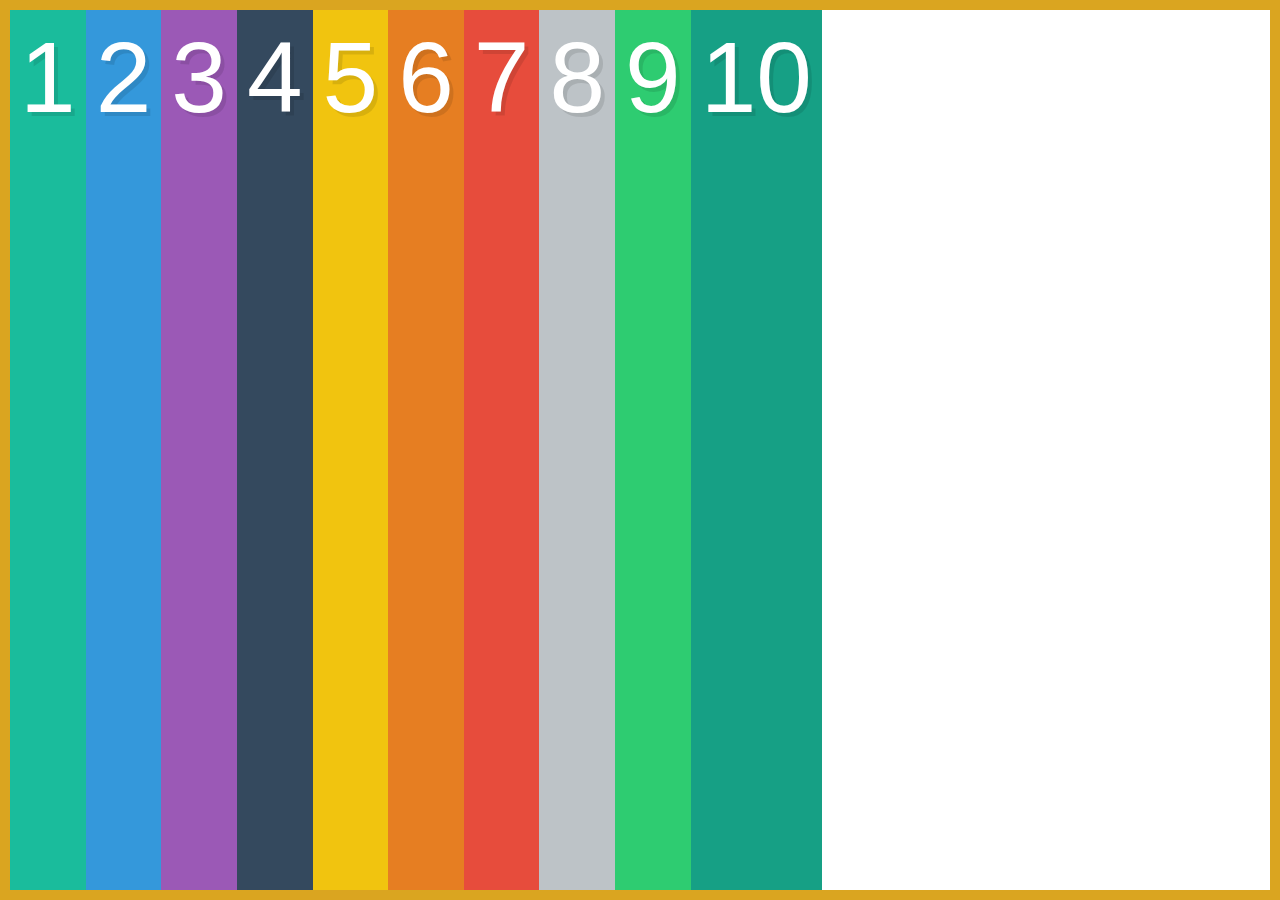
<file: alignment-and-centering/index.html>
<!doctype html>
<html lang="en">
<head>
  <meta charset="UTF-8">
  <title>FlexBox Tutorial</title>
  <link rel="stylesheet" href="style.css">
</head>
<body>

  <div class="container">
    <div class="box box1">1</div>
    <div class="box box2">2</div>
    <div class="box box3">3</div>
    <div class="box box4">4</div>
    <div class="box box5">5</div>
    <div class="box box6">6</div>
    <div class="box box7">7</div>
    <div class="box box8">8</div>
    <div class="box box9">9</div>
    <div class="box box10">10</div>
  </div>

</body>
</html>
</file>
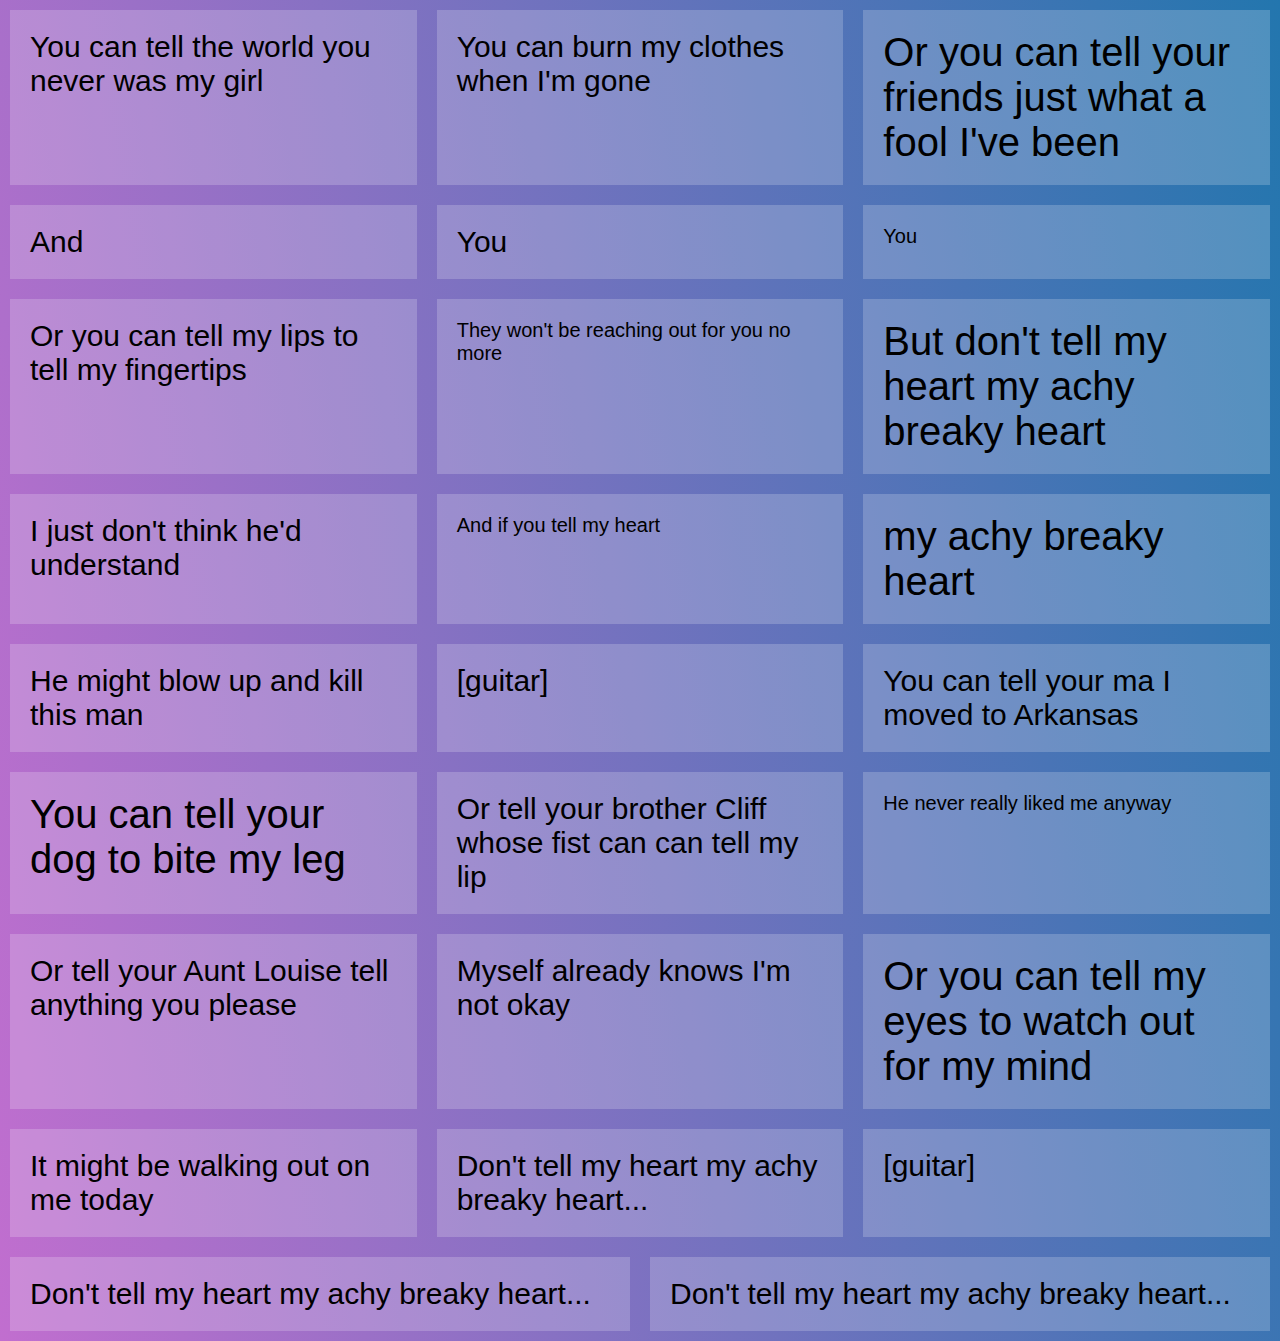
<file: equal-height-elements/index.html>
<!DOCTYPE html>
<html lang="en">
<head>
  <meta charset="UTF-8">
  <title>FlexBox Nav</title>
  <link rel="stylesheet" href="https://maxcdn.bootstrapcdn.com/font-awesome/4.3.0/css/font-awesome.min.css">
  <link rel="stylesheet" href="style.css">
</head>
<body>

  <div class="elements">

    <div class="item">You can tell the world you never was my girl</div>
    <div class="item">You can burn my clothes when I'm gone</div>
    <div class="item large">Or you can tell your friends just what a fool I've been</div>
    <div class="item">And </div>

    <div class="item">You </div>
    <div class="item small">You </div>
    <div class="item">Or you can tell my lips to tell my fingertips</div>
    <div class="item small">They won't be reaching out for you no more</div>

    <div class="item large">But don't tell my heart my achy breaky heart</div>
    <div class="item">I just don't think he'd understand</div>
    <div class="item small">And if you tell my heart</div>
    <div class="item large">my achy breaky heart</div>
    <div class="item">He might blow up and kill this man</div>

    <div class="item">[guitar]</div>

    <div class="item">You can tell your ma I moved to Arkansas</div>
    <div class="item large">You can tell your dog to bite my leg</div>
    <div class="item">Or tell your brother Cliff whose fist can can tell my lip</div>
    <div class="item small">He never really liked me anyway</div>

    <div class="item">Or tell your Aunt Louise tell anything you please</div>
    <div class="item">Myself already knows I'm not okay</div>
    <div class="item large">Or you can tell my eyes to watch out for my mind</div>
    <div class="item">It might be walking out on me today</div>

    <div class="item">Don't tell my heart my achy breaky heart...</div>

    <div class="item">[guitar]</div>

    <div class="item">Don't tell my heart my achy breaky heart...</div>
    <div class="item">Don't tell my heart my achy breaky heart...</div>

  </div>

</body>
</html>
</file>
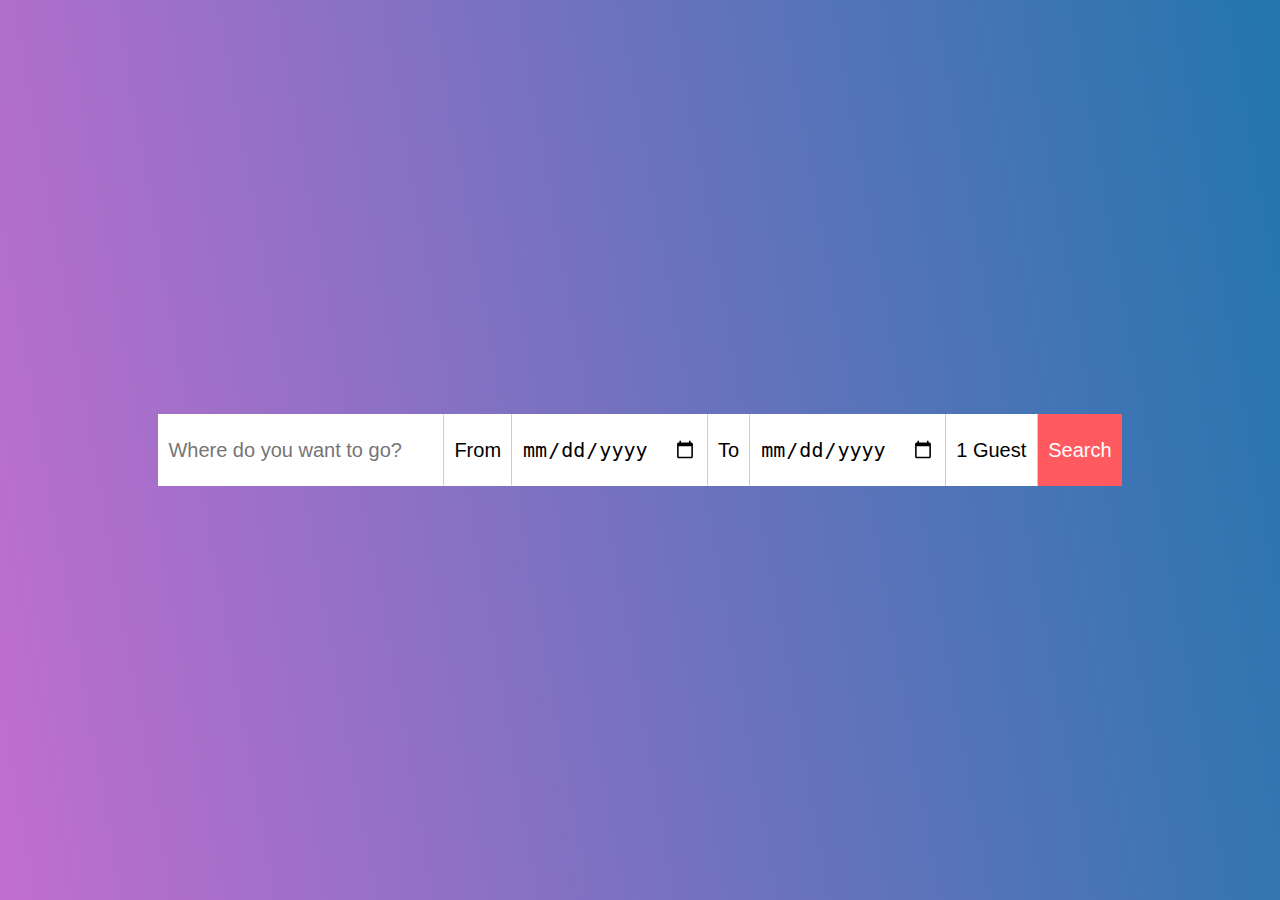
<file: flexbox-form/index.html>
<!DOCTYPE html>
<html lang="en">
<head>
  <meta charset="UTF-8">
  <title>FlexBox Nav</title>
  <link rel="stylesheet" href="https://maxcdn.bootstrapcdn.com/font-awesome/4.3.0/css/font-awesome.min.css">
  <link rel="stylesheet" href="style.css">
</head>
<body>


  <div class="cover">
    

    <form  class="flex-form">
      
      <input type="search" placeholder="Where do you want to go?">
      
      <label for="from">From</label>
      <input type="date" name="from">

      <label for="from">To</label>
      <input type="date" name="to">

      <select name="" id="">
        <option value="1">1 Guest</option>
        <option value="2">2 Guest</option>
        <option value="3">3 Guest</option>
        <option value="4">4 Guest</option>
        <option value="5">5 Guest</option>
      </select>

      <input type="submit" value="Search">

    </form>

  </div>
  
  <video  class="dog" src="https://coverr.co/s3/mp4/Play.mp4" autoplay loop></video>

</body>
</html>
</file>
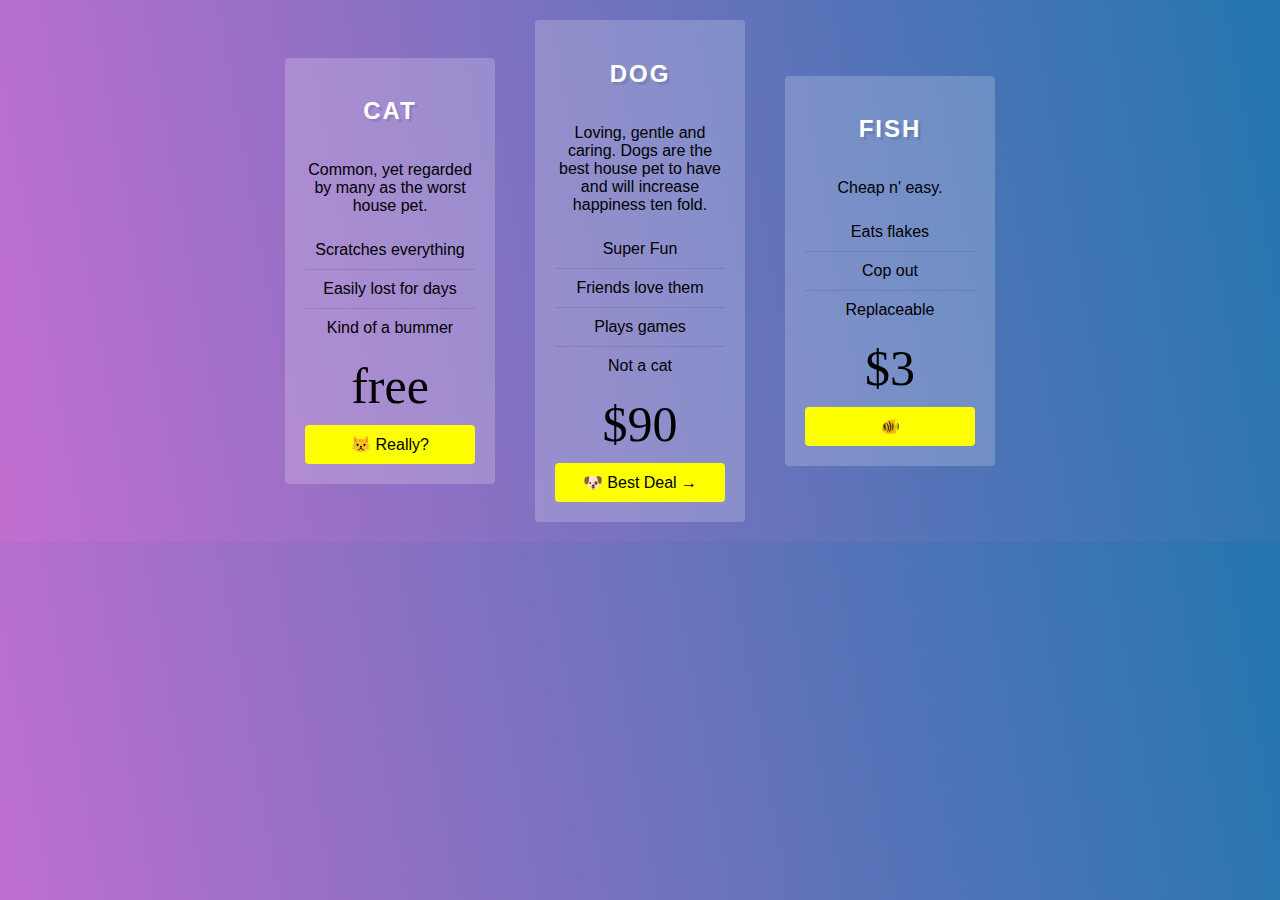
<file: pricing-grid/index.html>
<!DOCTYPE html>
<html lang="en">
<head>
  <meta charset="UTF-8">
  <title>FlexBox Nav</title>
  <link rel="stylesheet" href="https://maxcdn.bootstrapcdn.com/font-awesome/4.3.0/css/font-awesome.min.css">
  <link rel="stylesheet" href="style.css">
</head>
<body>

  <!-- Flex Container! -->
  <div class="pricing-grid">

    <div class="plan plan1">
      
      <h2>Cat</h2>
      <p>Common, yet regarded by many as the worst house pet.</p>
      <ul class="features">
        <li>Scratches everything</li>
        <li>Easily lost for days</li>
        <li>Kind of a bummer</li>
      </ul>

      <p class="price">free</p>

      <a href="#" class="cta">😾 Really?</a>
    </div>

    <div class="plan plan2">
      
      <h2>Dog</h2>
      <p>Loving, gentle and caring. Dogs are the best house pet to have and will increase happiness ten fold. </p>
      <ul class="features">
        <li>Super Fun</li>
        <li>Friends love them</li>
        <li>Plays games</li>
        <li>Not a cat</li>
      </ul>

      <p class="price">$90</p>

      <a href="#" class="cta">🐶 Best Deal →</a>
    </div>

    <div class="plan plan3">
      
      <h2>Fish</h2>
      <p>Cheap n' easy.</p>
      <ul class="features">
        <li>Eats flakes</li>
        <li>Cop out</li>
        <li>Replaceable</li>
      </ul>

      <p class="price">$3</p>

      <a href="#" class="cta">🐠</a>
    </div>

  </div>

</body>
</html>
</file>
<file: equal-height-elements/style.css>
/* Some CSS Setup - nothing to do with flexbox */
html {
  box-sizing: border-box;
}

*, *:before, *:after {
  box-sizing: inherit;
}

body {
  font-family: sans-serif;
  margin: 0;
  background-image: linear-gradient(260deg, #2376ae 0%, #c16ecf 100%);
}

a {
  color:white;
}

.item.large {
  font-size: 40px;
}

.item.small {
  font-size: 20px;
}

.item {
  background:rgba(255,255,255,0.2);
  margin:10px;
  padding:20px;
  font-size: 30px;
}

/* Flexbox Starts Here: */
.elements {
  display:flex;
  flex-wrap: wrap;
  justify-content: center;
}

.item {
  flex: 1 1 calc(33.33% - 20px);
}
</file>
<file: flexbox-form/style.css>
/* Some CSS Setup - nothing to do with flexbox */
html {
  box-sizing: border-box;
}

*, *:before, *:after {
  box-sizing: inherit;
}

body {
  font-family: sans-serif;
  margin: 0;
  overflow: hidden;
  background-image: linear-gradient(260deg, #2376ae 0%, #c16ecf 100%);
}

a {
  color:white;
}

.cover  {
  height:100vh;
  width:100%;
}

/*Video*/

.dog {
  height:100%;
  -webkit-filter:blur(5px);
  filter:blur(5px);
  position: absolute;
  top: 0;
}

/*Hack to get them to align properly */
.flex-form > *:not([type="date"]) {
  border-top:1px solid white;
  border-bottom:1px solid white;
}

.flex-form input[type="submit"] {
  background:#FF5A5F;
  border-top: 1px solid #FF5A5F;
  border-bottom: 1px solid #FF5A5F;
  color:white;
}

.flex-form {
  z-index: 10;
  position: relative;
}

.flex-form > * {
  border:0;
  padding:10px;
  background:white;
  line-height:50px;
  font-size: 20px;
  border-radius:0;
  outline:0;
  border-right:1px solid rgba(0,0,0,0.2);
  -webkit-appearance:none;
}

.flex-form > *:last-child {
  border-right: 0;
}

/*Flexbox Starts Here*/

.cover {
  display:flex;
  justify-content: center;
  align-items: center;
}

.flex-form {
  display: flex;
  border: 20px rgba(0,0,0,0.3);
  border-radius: 5px;
}

input[type='search']{
  flex-basis: 500px;
}

input[type='date']{
  flex-basis: 305px;
}
</file>
<file: pricing-grid/style.css>
/* Some CSS Setup - nothing to do with flexbox */
html {
  box-sizing: border-box;
}

*, *:before, *:after {
  box-sizing: inherit;
}

body {
  font-family: sans-serif;
  margin: 0;
  background-image: linear-gradient(260deg, #2376ae 0%, #c16ecf 100%);
}

a {
  color:white;
}

.plan ul {
  margin: 0;
  padding: 0;
  list-style: none;
}

.plan ul li {
  border-bottom: 1px solid rgba(0,0,0,0.1);
  padding:10px;
}

.plan ul li:last-child {
  border-bottom: 0;
}

.plan a {
  text-decoration: none;
  background:#FEFF00;
  padding:10px;
  color:black;
  border-radius:4px;
}


.plan h2 {
  text-transform: uppercase;
  color:white;
  letter-spacing: 2px;
  text-shadow:3px 3px 0 rgba(0,0,0,0.1);
}

.price {
  font-size: 50px;
  font-family: serif;
  margin: 10px 0;
}

/* flex container */
.pricing-grid {
  max-width:750px;
  margin: 0 auto;
  display: flex;
  align-items: center;
}

.plan {
  background: rgba(255,255,255,0.2);
  margin: 20px;
  padding: 20px;
  border-radius: 4px;
  text-align: center;

  flex: 1;
  display: flex;
  flex-wrap: wrap;
}

.plan > * {
  flex: 1 1 100%;
}

.plan .cta {
  align-self: flex-end;
}
</file>
<file: alignment-and-centering/style.css>
/* CSS Normalize */
article,aside,details,figcaption,figure,footer,header,hgroup,nav,section,summary{display:block;}audio,canvas,video{display:inline-block;}audio:not([controls]){display:none;height:0;}[hidden]{display:none;}html{font-family:sans-serif;-webkit-text-size-adjust:100%;-ms-text-size-adjust:100%;}a:focus{outline:thin dotted;}a:active,a:hover{outline:0;}h1{font-size:2em;}abbr[title]{border-bottom:1px dotted;}b,strong{font-weight:700;}dfn{font-style:italic;}mark{background:#ff0;color:#000;}code,kbd,pre,samp{font-family:monospace, serif;font-size:1em;}pre{white-space:pre-wrap;word-wrap:break-word;}q{quotes:\201C \201D \2018 \2019;}small{font-size:80%;}sub,sup{font-size:75%;line-height:0;position:relative;vertical-align:baseline;}sup{top:-.5em;}sub{bottom:-.25em;}img{border:0;}svg:not(:root){overflow:hidden;}fieldset{border:1px solid silver;margin:0 2px;padding:.35em .625em .75em;}button,input,select,textarea{font-family:inherit;font-size:100%;margin:0;}button,input{line-height:normal;}button,html input[type=button],/* 1 */
input[type=reset],input[type=submit]{-webkit-appearance:button;cursor:pointer;}button[disabled],input[disabled]{cursor:default;}input[type=checkbox],input[type=radio]{box-sizing:border-box;padding:0;}input[type=search]{-webkit-appearance:textfield;-moz-box-sizing:content-box;-webkit-box-sizing:content-box;box-sizing:content-box;}input[type=search]::-webkit-search-cancel-button,input[type=search]::-webkit-search-decoration{-webkit-appearance:none;}textarea{overflow:auto;vertical-align:top;}table{border-collapse:collapse;border-spacing:0;}body,figure{margin:0;}legend,button::-moz-focus-inner,input::-moz-focus-inner{border:0;padding:0;}

/* Box-sizing border-box */
* { -moz-box-sizing: border-box; -webkit-box-sizing: border-box; box-sizing: border-box; }


/* Some default styles to make each box visible */
.box {
  color:white;
  font-size: 100px;
  text-align: center;
  text-shadow:4px 4px 0 rgba(0,0,0,0.1);
  padding:10px;
}

/* Colours for each box */
.box1 { background:#1abc9c;}
.box2 { background:#3498db;}
.box3 { background:#9b59b6;}
.box4 { background:#34495e;}
.box5 { background:#f1c40f;}
.box6 { background:#e67e22;}
.box7 { background:#e74c3c;}
.box8 { background:#bdc3c7;}
.box9 { background:#2ecc71;}
.box10 { background:#16a085;}


/* We start writing out flexbox here. The above is just page setup */
.container {
    display: flex;
    border: 10px solid goldenrod;
    height: 100vh;
    
}
</file>
